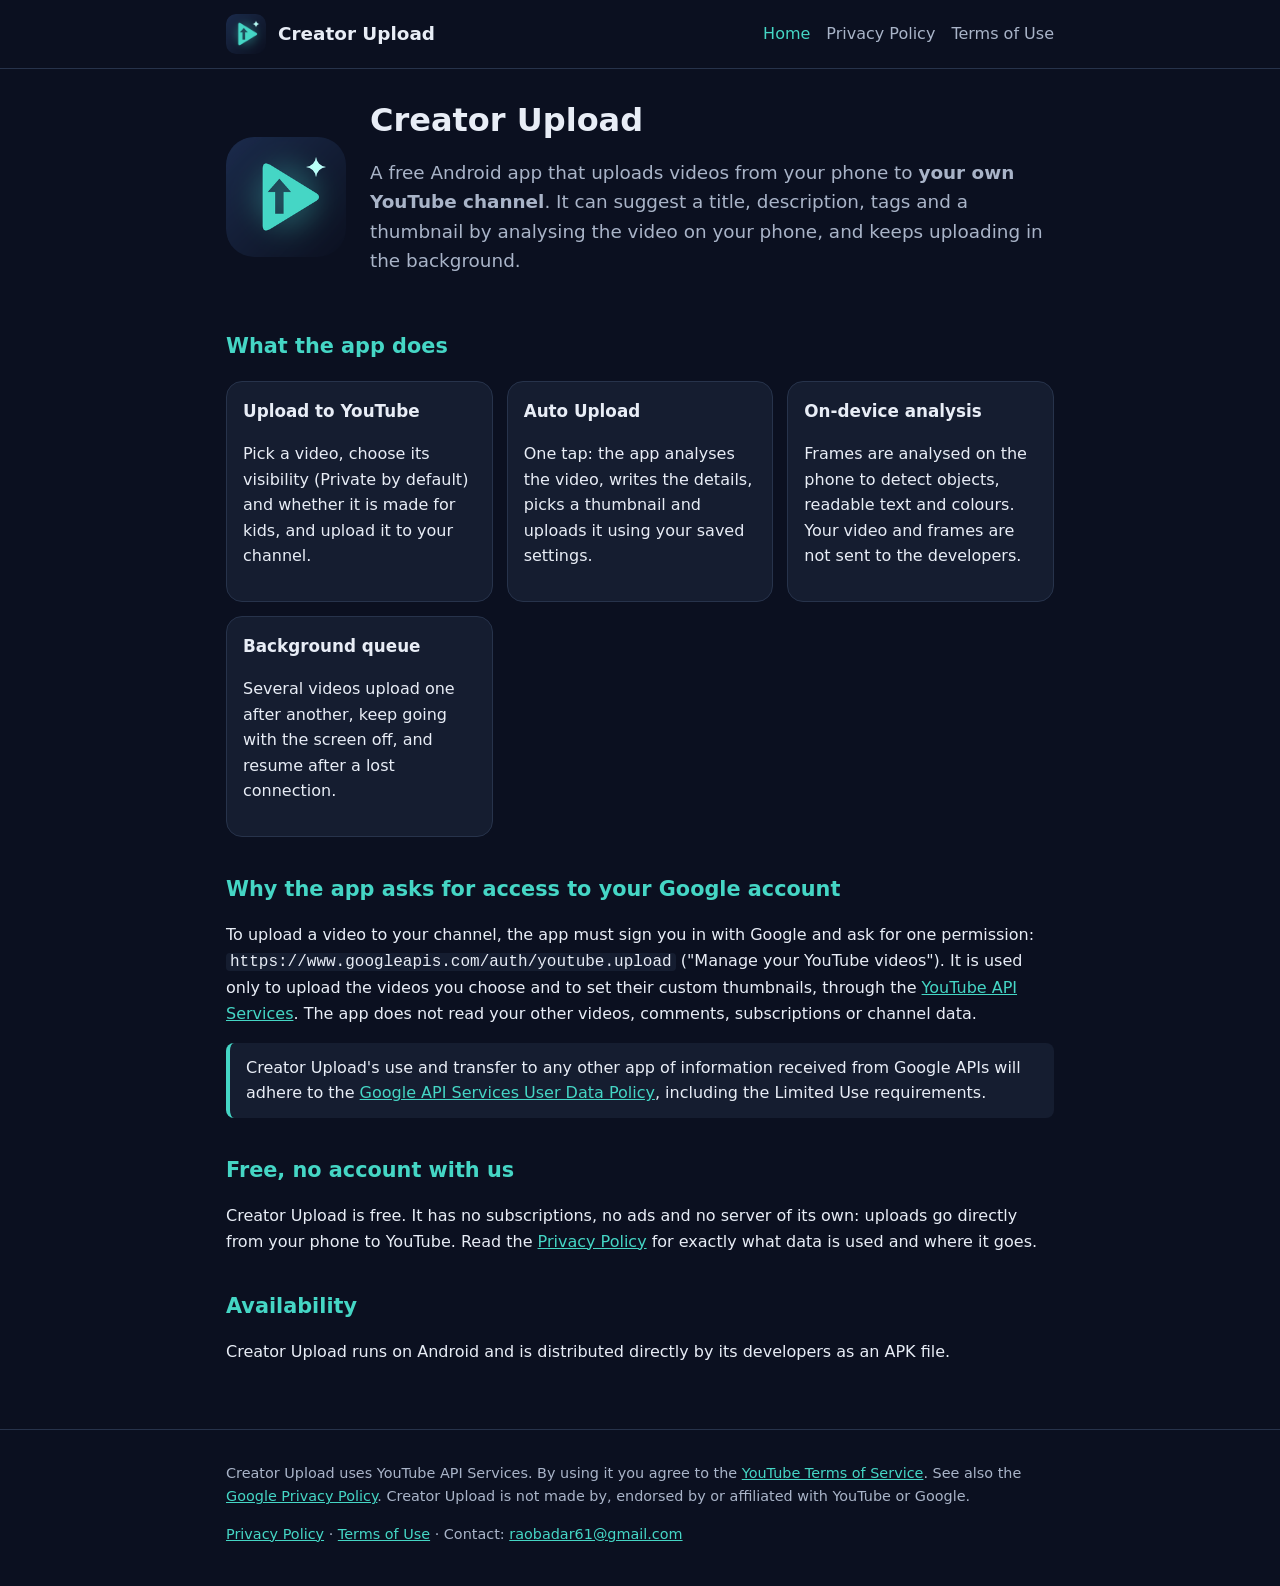
<file: index.html>
<!doctype html>
<html lang="en">
<head>
  <meta charset="utf-8">
  <meta name="viewport" content="width=device-width, initial-scale=1">
  <title>Creator Upload</title>
  <meta name="description" content="Creator Upload is a free Android app that uploads your videos to your own YouTube channel, with titles, descriptions and thumbnails prepared on your phone.">
  <link rel="icon" type="image/png" href="assets/favicon.png">
  <link rel="stylesheet" href="style.css">
</head>
<body>
<a class="skip" href="#main">Skip to content</a>
<header>
  <div class="wrap">
    <img src="assets/icon-192.png" alt="">
    <a class="name" href="index.html">Creator Upload</a>
    <nav>
      <a href="index.html" aria-current="page">Home</a>
      <a href="privacy.html">Privacy Policy</a>
      <a href="terms.html">Terms of Use</a>
    </nav>
  </div>
</header>
<main id="main">
  <div class="wrap">
    <section class="hero">
      <img src="assets/icon-192.png" alt="Creator Upload app icon">
      <div>
        <h1>Creator Upload</h1>
        <p class="lead">A free Android app that uploads videos from your phone to
          <strong>your own YouTube channel</strong>. It can suggest a title,
          description, tags and a thumbnail by analysing the video on your
          phone, and keeps uploading in the background.</p>
      </div>
    </section>

    <h2>What the app does</h2>
    <div class="cards">
      <div class="card"><h3>Upload to YouTube</h3>
        <p>Pick a video, choose its visibility (Private by default) and
          whether it is made for kids, and upload it to your channel.</p></div>
      <div class="card"><h3>Auto Upload</h3>
        <p>One tap: the app analyses the video, writes the details, picks a
          thumbnail and uploads it using your saved settings.</p></div>
      <div class="card"><h3>On-device analysis</h3>
        <p>Frames are analysed on the phone to detect objects, readable text
          and colours. Your video and frames are not sent to the developers.</p></div>
      <div class="card"><h3>Background queue</h3>
        <p>Several videos upload one after another, keep going with the
          screen off, and resume after a lost connection.</p></div>
    </div>

    <h2>Why the app asks for access to your Google account</h2>
    <p>To upload a video to your channel, the app must sign you in with
      Google and ask for one permission:
      <code>https://www.googleapis.com/auth/youtube.upload</code>
      ("Manage your YouTube videos"). It is used only to upload the videos you
      choose and to set their custom thumbnails, through the
      <a href="https://developers.google.com/youtube">YouTube API Services</a>.
      The app does not read your other videos, comments, subscriptions or
      channel data.</p>
    <p class="note">Creator Upload's use and transfer to any other app of
      information received from Google APIs will adhere to the
      <a href="https://developers.google.com/terms/api-services-user-data-policy">Google API Services User Data Policy</a>,
      including the Limited Use requirements.</p>

    <h2>Free, no account with us</h2>
    <p>Creator Upload is free. It has no subscriptions, no ads and no server
      of its own: uploads go directly from your phone to YouTube. Read the
      <a href="privacy.html">Privacy Policy</a> for exactly what data is used
      and where it goes.</p>

    <h2>Availability</h2>
    <p>Creator Upload runs on Android and is distributed directly by its
      developers as an APK file.</p>
  </div>
</main>
<footer>
  <div class="wrap">
    <p>Creator Upload uses YouTube API Services. By using it you agree to the
      <a href="https://www.youtube.com/t/terms">YouTube Terms of Service</a>.
      See also the <a href="https://policies.google.com/privacy">Google Privacy Policy</a>.
      Creator Upload is not made by, endorsed by or affiliated with YouTube or Google.</p>
    <p><a href="privacy.html">Privacy Policy</a> · <a href="terms.html">Terms of Use</a> ·
      Contact: <a href="mailto:raobadar61@gmail.com">raobadar61@gmail.com</a></p>
  </div>
</footer>
</body>
</html>
</file>
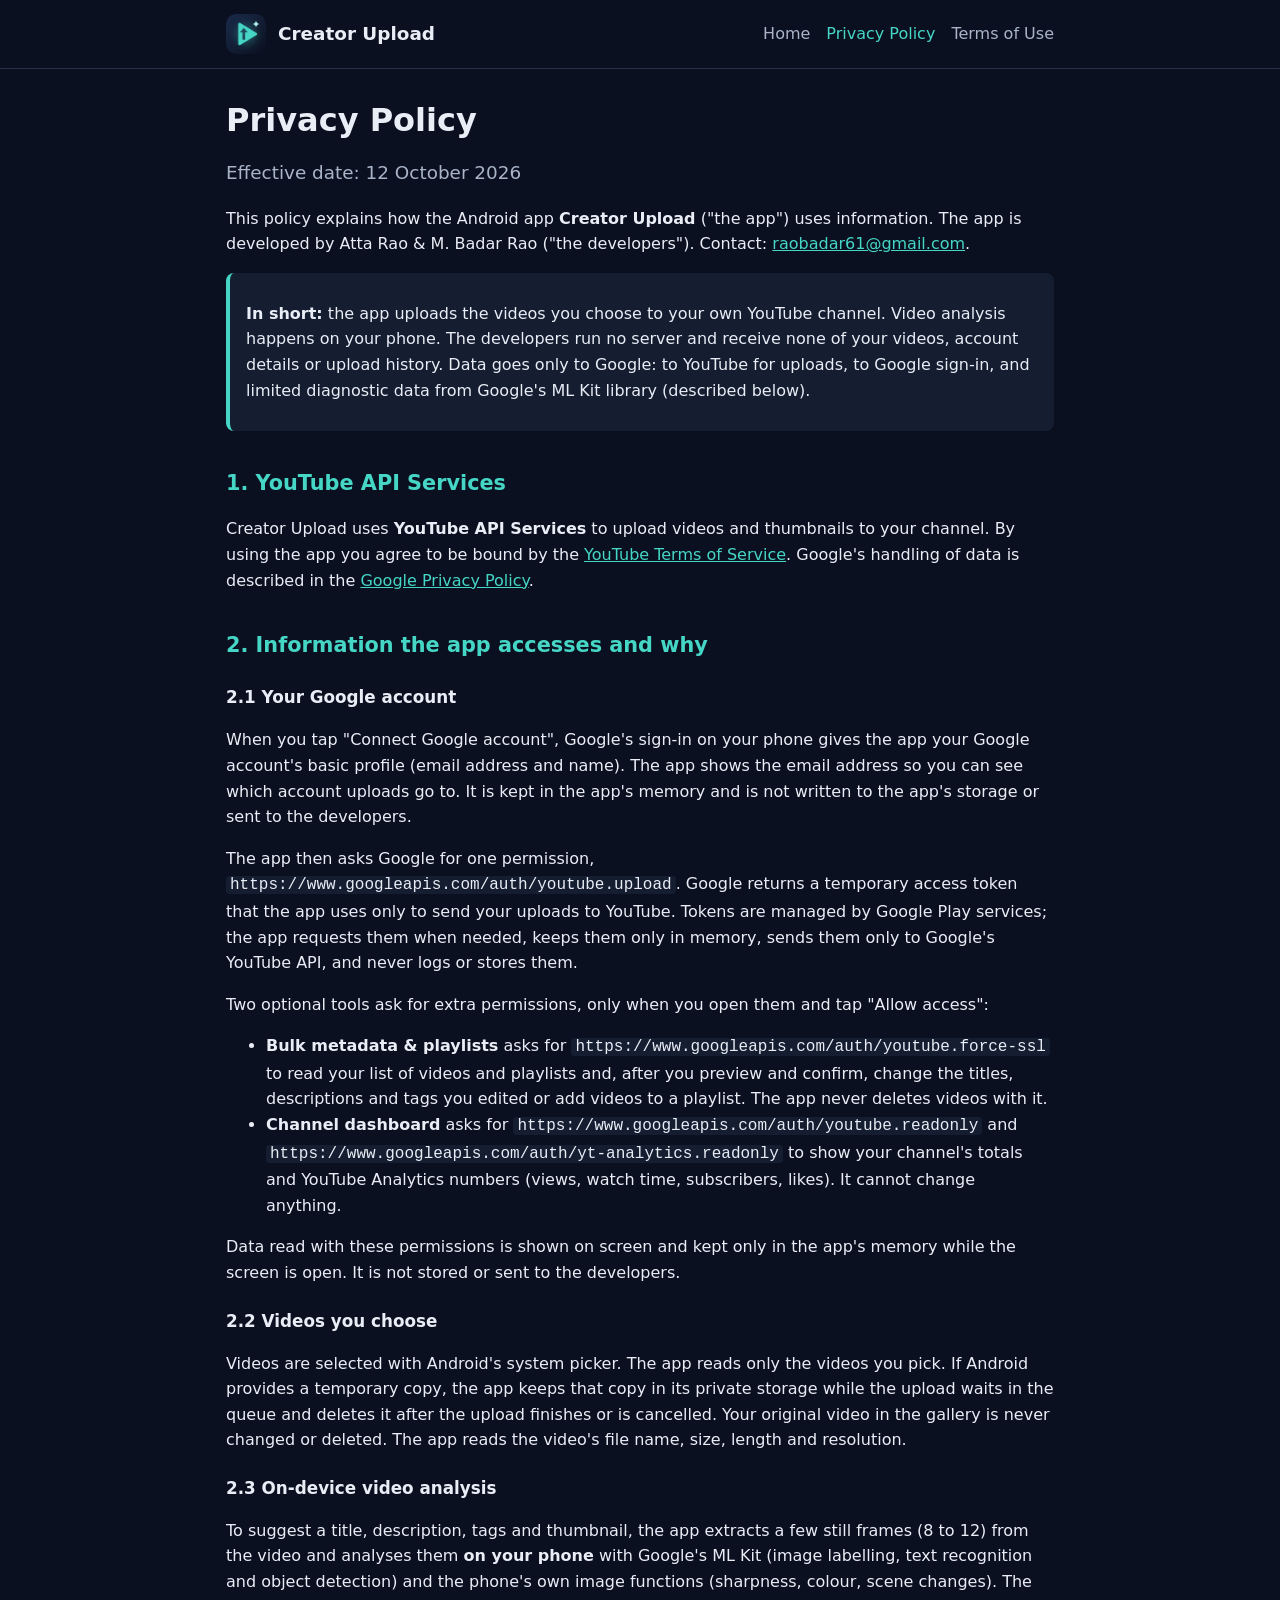
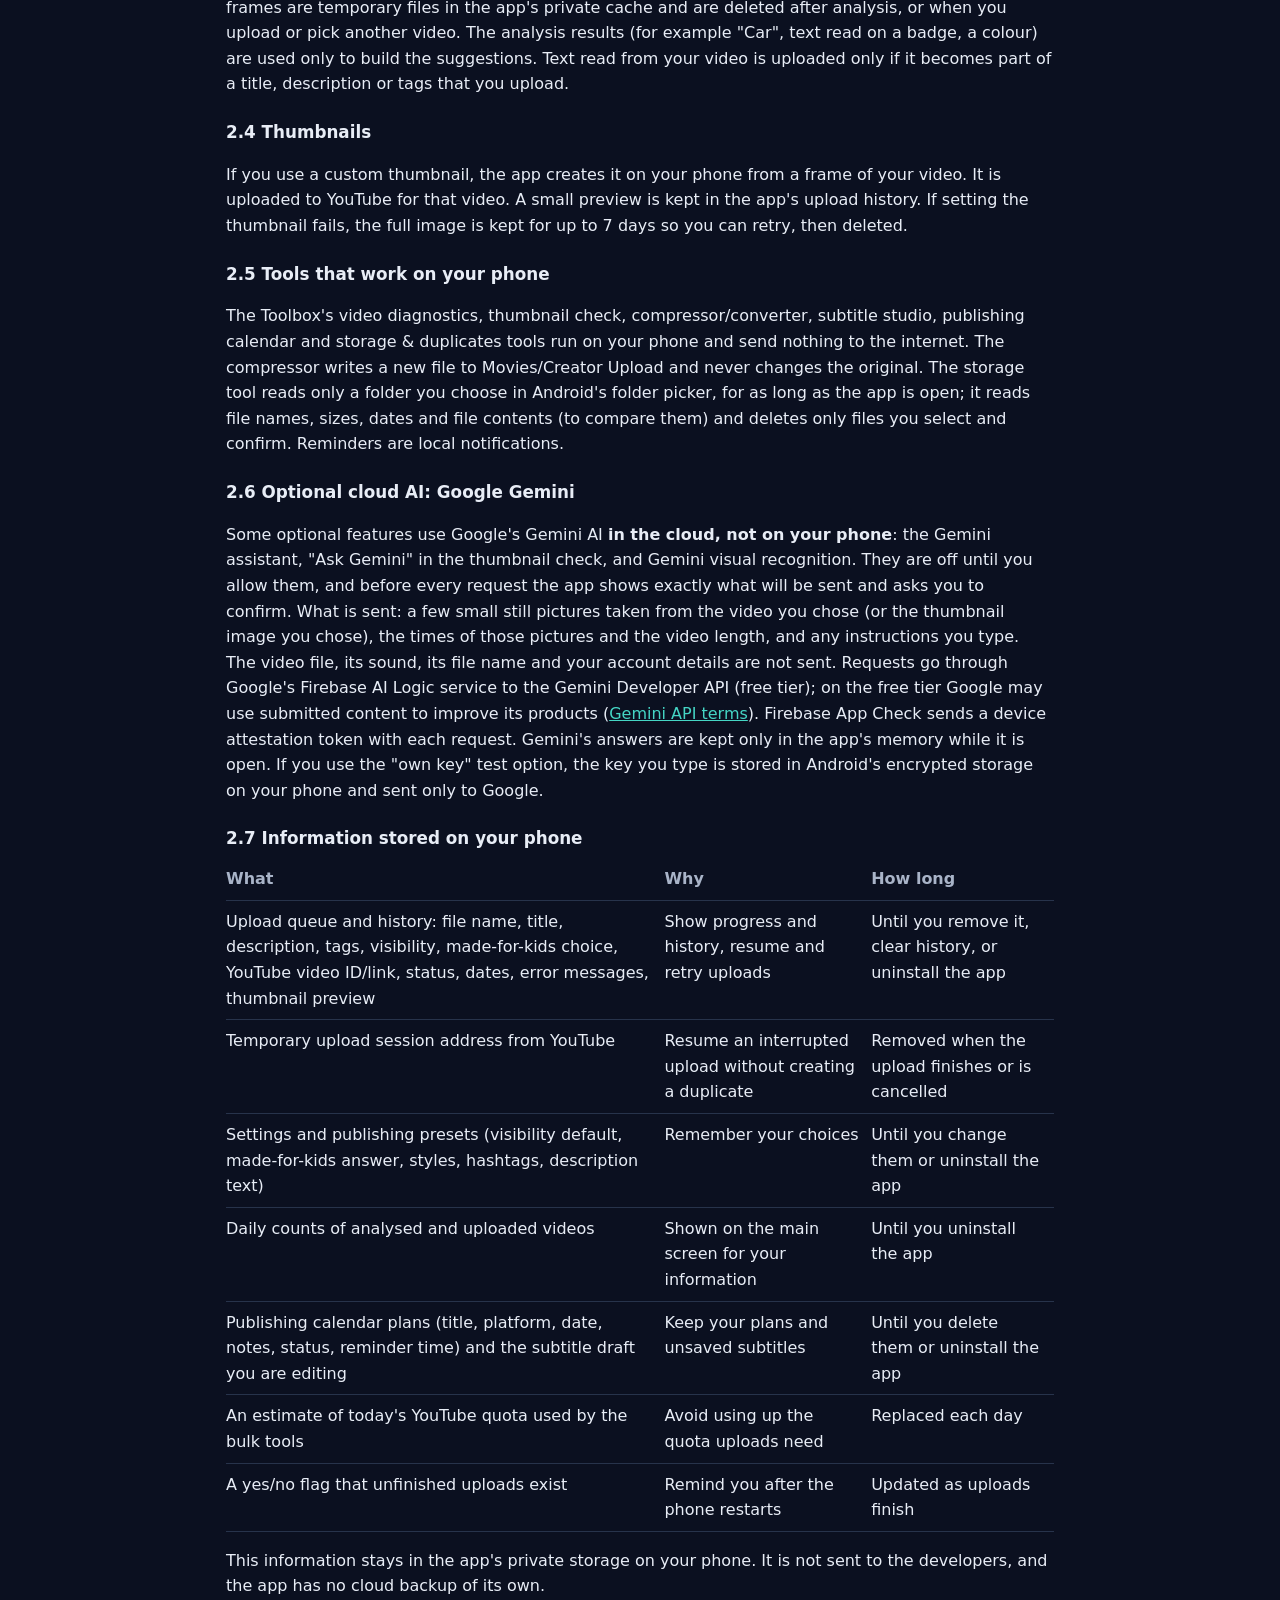
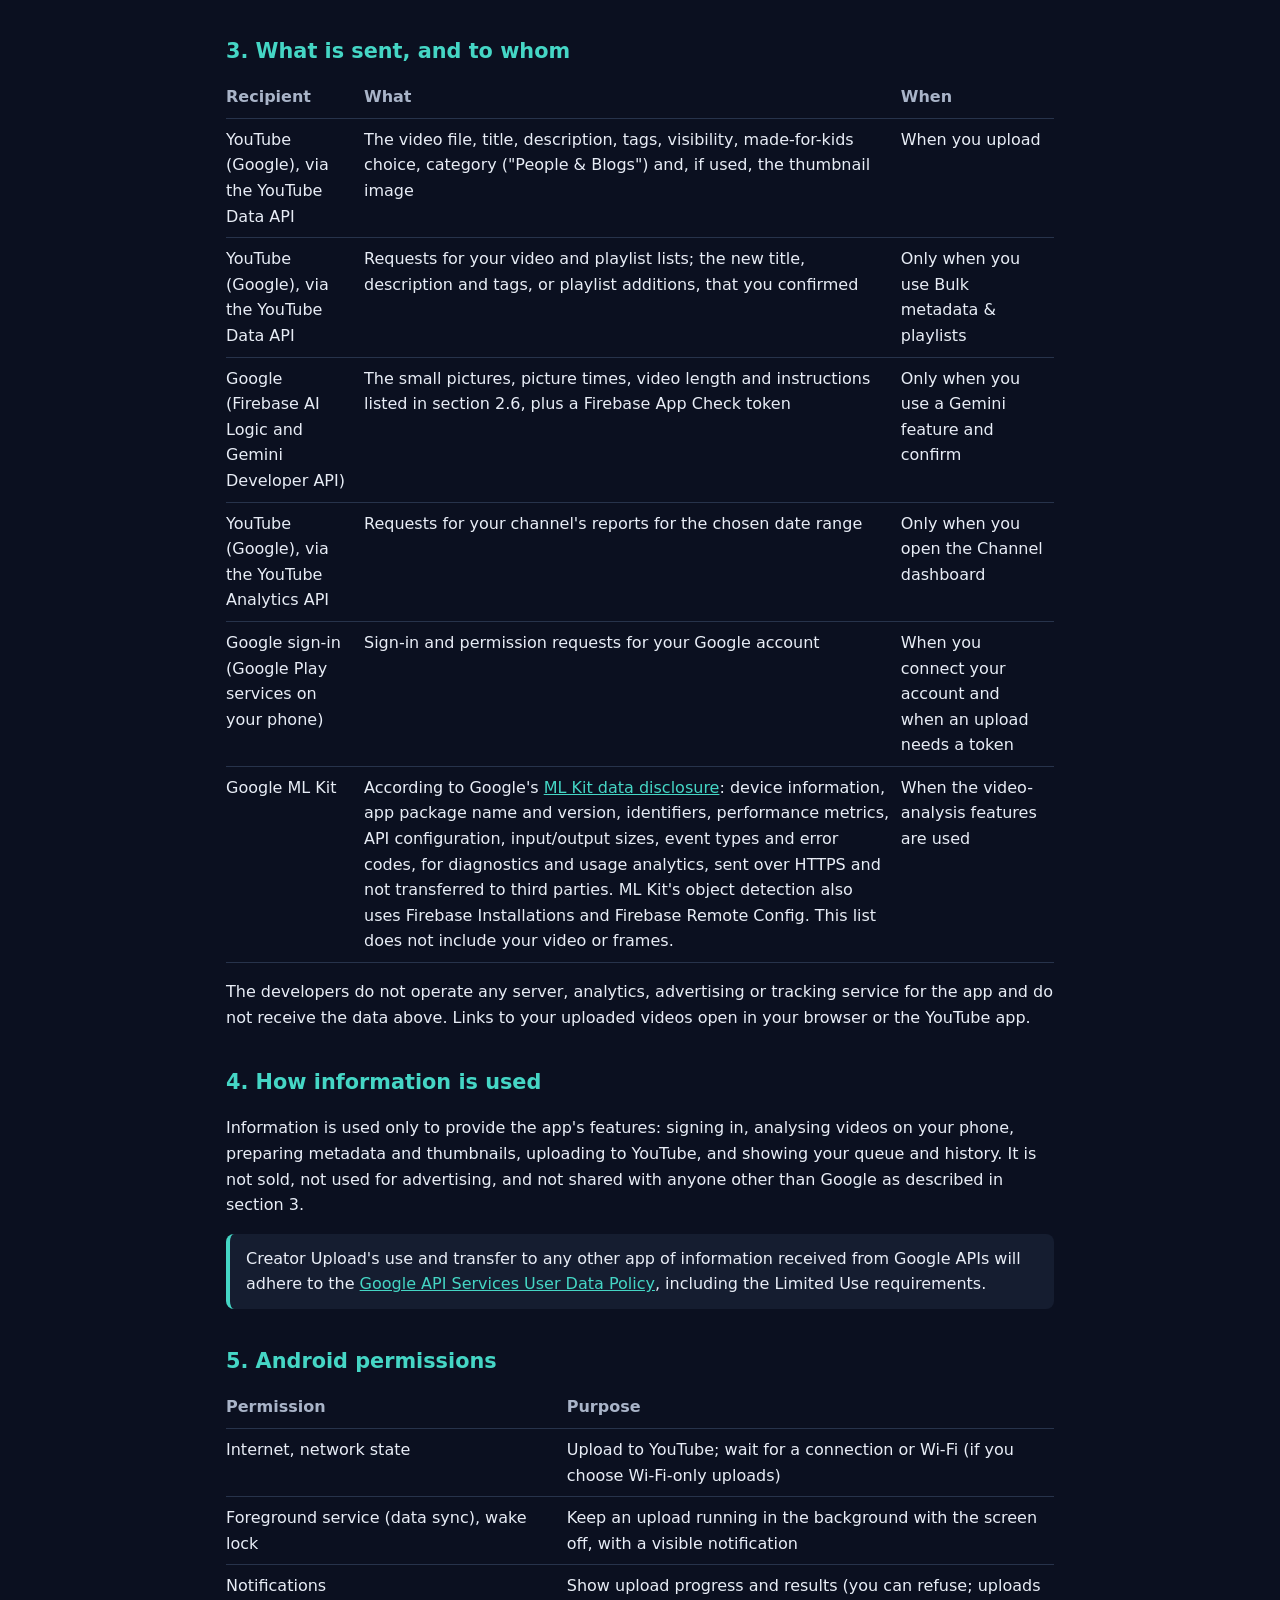
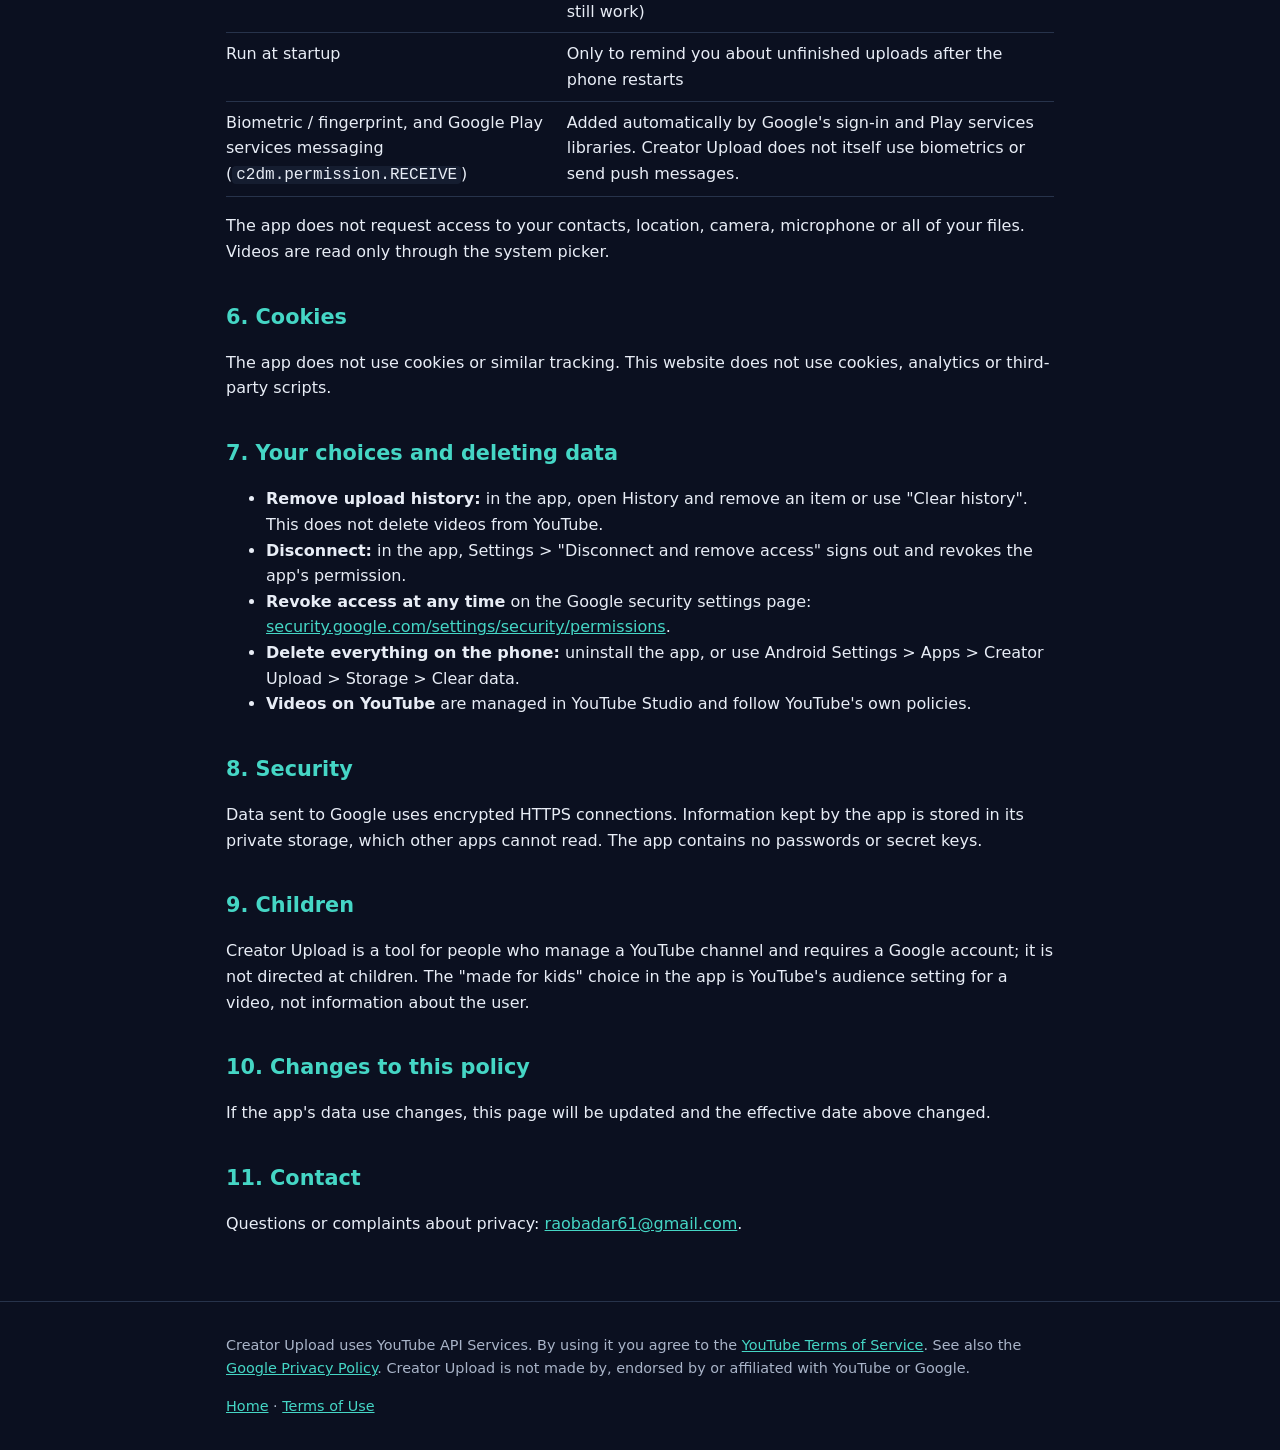
<file: privacy.html>
<!doctype html>
<html lang="en">
<head>
  <meta charset="utf-8">
  <meta name="viewport" content="width=device-width, initial-scale=1">
  <title>Privacy Policy – Creator Upload</title>
  <meta name="description" content="How the Creator Upload Android app uses, stores and shares data.">
  <link rel="icon" type="image/png" href="assets/favicon.png">
  <link rel="stylesheet" href="style.css">
</head>
<body>
<a class="skip" href="#main">Skip to content</a>
<header>
  <div class="wrap">
    <img src="assets/icon-192.png" alt="">
    <a class="name" href="index.html">Creator Upload</a>
    <nav>
      <a href="index.html">Home</a>
      <a href="privacy.html" aria-current="page">Privacy Policy</a>
      <a href="terms.html">Terms of Use</a>
    </nav>
  </div>
</header>
<main id="main">
  <div class="wrap">
    <h1>Privacy Policy</h1>
    <p class="lead">Effective date: 12 October 2026</p>

    <p>This policy explains how the Android app <strong>Creator Upload</strong>
      ("the app") uses information. The app is developed by
      Atta Rao &amp; M. Badar Rao ("the developers"). Contact:
      <a href="mailto:raobadar61@gmail.com">raobadar61@gmail.com</a>.</p>

    <div class="note">
      <p><strong>In short:</strong> the app uploads the videos you choose to
        your own YouTube channel. Video analysis happens on your phone. The
        developers run no server and receive none of your videos, account
        details or upload history. Data goes only to Google: to YouTube for
        uploads, to Google sign-in, and limited diagnostic data from Google's
        ML Kit library (described below).</p>
    </div>

    <h2>1. YouTube API Services</h2>
    <p>Creator Upload uses <strong>YouTube API Services</strong> to upload
      videos and thumbnails to your channel. By using the app you agree to be
      bound by the <a href="https://www.youtube.com/t/terms">YouTube Terms of
      Service</a>. Google's handling of data is described in the
      <a href="https://policies.google.com/privacy">Google Privacy Policy</a>.</p>

    <h2>2. Information the app accesses and why</h2>

    <h3>2.1 Your Google account</h3>
    <p>When you tap "Connect Google account", Google's sign-in on your phone
      gives the app your Google account's basic profile (email address and
      name). The app shows the email address so you can see which account
      uploads go to. It is kept in the app's memory and is not written to the
      app's storage or sent to the developers.</p>
    <p>The app then asks Google for one permission,
      <code>https://www.googleapis.com/auth/youtube.upload</code>. Google
      returns a temporary access token that the app uses only to send your
      uploads to YouTube. Tokens are managed by Google Play services; the app
      requests them when needed, keeps them only in memory, sends them only to
      Google's YouTube API, and never logs or stores them.</p>
    <p>Two optional tools ask for extra permissions, only when you open them
      and tap "Allow access":</p>
    <ul>
      <li><strong>Bulk metadata &amp; playlists</strong> asks for
        <code>https://www.googleapis.com/auth/youtube.force-ssl</code> to read
        your list of videos and playlists and, after you preview and confirm,
        change the titles, descriptions and tags you edited or add videos to
        a playlist. The app never deletes videos with it.</li>
      <li><strong>Channel dashboard</strong> asks for
        <code>https://www.googleapis.com/auth/youtube.readonly</code> and
        <code>https://www.googleapis.com/auth/yt-analytics.readonly</code> to
        show your channel's totals and YouTube Analytics numbers (views, watch
        time, subscribers, likes). It cannot change anything.</li>
    </ul>
    <p>Data read with these permissions is shown on screen and kept only in the
      app's memory while the screen is open. It is not stored or sent to the
      developers.</p>

    <h3>2.2 Videos you choose</h3>
    <p>Videos are selected with Android's system picker. The app reads only
      the videos you pick. If Android provides a temporary copy, the app keeps
      that copy in its private storage while the upload waits in the queue and
      deletes it after the upload finishes or is cancelled. Your original
      video in the gallery is never changed or deleted. The app reads the
      video's file name, size, length and resolution.</p>

    <h3>2.3 On-device video analysis</h3>
    <p>To suggest a title, description, tags and thumbnail, the app extracts a
      few still frames (8 to 12) from the video and analyses them <strong>on
      your phone</strong> with Google's ML Kit (image labelling, text
      recognition and object detection) and the phone's own image functions
      (sharpness, colour, scene changes). The frames are temporary files in
      the app's private cache and are deleted after analysis, or when you
      upload or pick another video. The analysis results (for example
      "Car", text read on a badge, a colour) are used only to build the
      suggestions. Text read from your video is uploaded only if it becomes
      part of a title, description or tags that you upload.</p>

    <h3>2.4 Thumbnails</h3>
    <p>If you use a custom thumbnail, the app creates it on your phone from a
      frame of your video. It is uploaded to YouTube for that video. A small
      preview is kept in the app's upload history. If setting the thumbnail
      fails, the full image is kept for up to 7 days so you can retry, then
      deleted.</p>

    <h3>2.5 Tools that work on your phone</h3>
    <p>The Toolbox's video diagnostics, thumbnail check, compressor/converter,
      subtitle studio, publishing calendar and storage &amp; duplicates tools
      run on your phone and send nothing to the internet. The compressor
      writes a new file to Movies/Creator Upload and never changes the
      original. The storage tool reads only a folder you choose in Android's
      folder picker, for as long as the app is open; it reads file names,
      sizes, dates and file contents (to compare them) and deletes only files
      you select and confirm. Reminders are local notifications.</p>

    <h3>2.6 Optional cloud AI: Google Gemini</h3>
    <p>Some optional features use Google's Gemini AI <strong>in the cloud,
      not on your phone</strong>: the Gemini assistant, "Ask Gemini" in the
      thumbnail check, and Gemini visual recognition. They are off until you
      allow them, and before every request the app shows exactly what will be
      sent and asks you to confirm. What is sent: a few small still pictures
      taken from the video you chose (or the thumbnail image you chose), the
      times of those pictures and the video length, and any instructions you
      type. The video file, its sound, its file name and your account details
      are not sent. Requests go through Google's Firebase AI Logic service to
      the Gemini Developer API (free tier); on the free tier Google may use
      submitted content to improve its products
      (<a href="https://ai.google.dev/gemini-api/terms">Gemini API terms</a>).
      Firebase App Check sends a device attestation token with each request.
      Gemini's answers are kept only in the app's memory while it is open.
      If you use the "own key" test option, the key you type is stored in
      Android's encrypted storage on your phone and sent only to Google.</p>

    <h3>2.7 Information stored on your phone</h3>
    <table>
      <tr><th scope="col">What</th><th scope="col">Why</th><th scope="col">How long</th></tr>
      <tr><td>Upload queue and history: file name, title, description, tags,
        visibility, made-for-kids choice, YouTube video ID/link, status,
        dates, error messages, thumbnail preview</td>
        <td>Show progress and history, resume and retry uploads</td>
        <td>Until you remove it, clear history, or uninstall the app</td></tr>
      <tr><td>Temporary upload session address from YouTube</td>
        <td>Resume an interrupted upload without creating a duplicate</td>
        <td>Removed when the upload finishes or is cancelled</td></tr>
      <tr><td>Settings and publishing presets (visibility default,
        made-for-kids answer, styles, hashtags, description text)</td>
        <td>Remember your choices</td>
        <td>Until you change them or uninstall the app</td></tr>
      <tr><td>Daily counts of analysed and uploaded videos</td>
        <td>Shown on the main screen for your information</td>
        <td>Until you uninstall the app</td></tr>
      <tr><td>Publishing calendar plans (title, platform, date, notes, status,
        reminder time) and the subtitle draft you are editing</td>
        <td>Keep your plans and unsaved subtitles</td>
        <td>Until you delete them or uninstall the app</td></tr>
      <tr><td>An estimate of today's YouTube quota used by the bulk tools</td>
        <td>Avoid using up the quota uploads need</td>
        <td>Replaced each day</td></tr>
      <tr><td>A yes/no flag that unfinished uploads exist</td>
        <td>Remind you after the phone restarts</td>
        <td>Updated as uploads finish</td></tr>
    </table>
    <p>This information stays in the app's private storage on your phone. It
      is not sent to the developers, and the app has no cloud backup of its own.</p>

    <h2>3. What is sent, and to whom</h2>
    <table>
      <tr><th scope="col">Recipient</th><th scope="col">What</th><th scope="col">When</th></tr>
      <tr><td>YouTube (Google), via the YouTube Data API</td>
        <td>The video file, title, description, tags, visibility,
          made-for-kids choice, category ("People &amp; Blogs") and, if used,
          the thumbnail image</td>
        <td>When you upload</td></tr>
      <tr><td>YouTube (Google), via the YouTube Data API</td>
        <td>Requests for your video and playlist lists; the new title,
          description and tags, or playlist additions, that you confirmed</td>
        <td>Only when you use Bulk metadata &amp; playlists</td></tr>
      <tr><td>Google (Firebase AI Logic and Gemini Developer API)</td>
        <td>The small pictures, picture times, video length and instructions
          listed in section 2.6, plus a Firebase App Check token</td>
        <td>Only when you use a Gemini feature and confirm</td></tr>
      <tr><td>YouTube (Google), via the YouTube Analytics API</td>
        <td>Requests for your channel's reports for the chosen date range</td>
        <td>Only when you open the Channel dashboard</td></tr>
      <tr><td>Google sign-in (Google Play services on your phone)</td>
        <td>Sign-in and permission requests for your Google account</td>
        <td>When you connect your account and when an upload needs a token</td></tr>
      <tr><td>Google ML Kit</td>
        <td>According to Google's
          <a href="https://developers.google.com/ml-kit/android-data-disclosure">ML Kit data disclosure</a>:
          device information, app package name and version, identifiers,
          performance metrics, API configuration, input/output sizes, event
          types and error codes, for diagnostics and usage analytics, sent
          over HTTPS and not transferred to third parties. ML Kit's object
          detection also uses Firebase Installations and Firebase Remote
          Config. This list does not include your video or frames.</td>
        <td>When the video-analysis features are used</td></tr>
    </table>
    <p>The developers do not operate any server, analytics, advertising or
      tracking service for the app and do not receive the data above.
      Links to your uploaded videos open in your browser or the YouTube app.</p>

    <h2>4. How information is used</h2>
    <p>Information is used only to provide the app's features: signing in,
      analysing videos on your phone, preparing metadata and thumbnails,
      uploading to YouTube, and showing your queue and history. It is not
      sold, not used for advertising, and not shared with anyone other than
      Google as described in section 3.</p>
    <p class="note">Creator Upload's use and transfer to any other app of
      information received from Google APIs will adhere to the
      <a href="https://developers.google.com/terms/api-services-user-data-policy">Google API Services User Data Policy</a>,
      including the Limited Use requirements.</p>

    <h2>5. Android permissions</h2>
    <table>
      <tr><th scope="col">Permission</th><th scope="col">Purpose</th></tr>
      <tr><td>Internet, network state</td><td>Upload to YouTube; wait for a
        connection or Wi-Fi (if you choose Wi-Fi-only uploads)</td></tr>
      <tr><td>Foreground service (data sync), wake lock</td><td>Keep an upload
        running in the background with the screen off, with a visible
        notification</td></tr>
      <tr><td>Notifications</td><td>Show upload progress and results (you can
        refuse; uploads still work)</td></tr>
      <tr><td>Run at startup</td><td>Only to remind you about unfinished
        uploads after the phone restarts</td></tr>
      <tr><td>Biometric / fingerprint, and Google Play services messaging
        (<code>c2dm.permission.RECEIVE</code>)</td><td>Added automatically by
        Google's sign-in and Play services libraries. Creator Upload does not
        itself use biometrics or send push messages.</td></tr>
    </table>
    <p>The app does not request access to your contacts, location, camera,
      microphone or all of your files. Videos are read only through the
      system picker.</p>

    <h2>6. Cookies</h2>
    <p>The app does not use cookies or similar tracking. This website does not
      use cookies, analytics or third-party scripts.</p>

    <h2>7. Your choices and deleting data</h2>
    <ul>
      <li><strong>Remove upload history:</strong> in the app, open History and
        remove an item or use "Clear history". This does not delete videos
        from YouTube.</li>
      <li><strong>Disconnect:</strong> in the app, Settings &gt; "Disconnect
        and remove access" signs out and revokes the app's permission.</li>
      <li><strong>Revoke access at any time</strong> on the Google security
        settings page:
        <a href="https://security.google.com/settings/security/permissions">security.google.com/settings/security/permissions</a>.</li>
      <li><strong>Delete everything on the phone:</strong> uninstall the app,
        or use Android Settings &gt; Apps &gt; Creator Upload &gt; Storage &gt;
        Clear data.</li>
      <li><strong>Videos on YouTube</strong> are managed in YouTube Studio and
        follow YouTube's own policies.</li>
    </ul>

    <h2>8. Security</h2>
    <p>Data sent to Google uses encrypted HTTPS connections. Information kept
      by the app is stored in its private storage, which other apps cannot
      read. The app contains no passwords or secret keys.</p>

    <h2>9. Children</h2>
    <p>Creator Upload is a tool for people who manage a YouTube channel and
      requires a Google account; it is not directed at children. The
      "made for kids" choice in the app is YouTube's audience setting for a
      video, not information about the user.</p>

    <h2>10. Changes to this policy</h2>
    <p>If the app's data use changes, this page will be updated and the
      effective date above changed.</p>

    <h2>11. Contact</h2>
    <p>Questions or complaints about privacy:
      <a href="mailto:raobadar61@gmail.com">raobadar61@gmail.com</a>.</p>
  </div>
</main>
<footer>
  <div class="wrap">
    <p>Creator Upload uses YouTube API Services. By using it you agree to the
      <a href="https://www.youtube.com/t/terms">YouTube Terms of Service</a>.
      See also the <a href="https://policies.google.com/privacy">Google Privacy Policy</a>.
      Creator Upload is not made by, endorsed by or affiliated with YouTube or Google.</p>
    <p><a href="index.html">Home</a> · <a href="terms.html">Terms of Use</a></p>
  </div>
</footer>
</body>
</html>
</file>
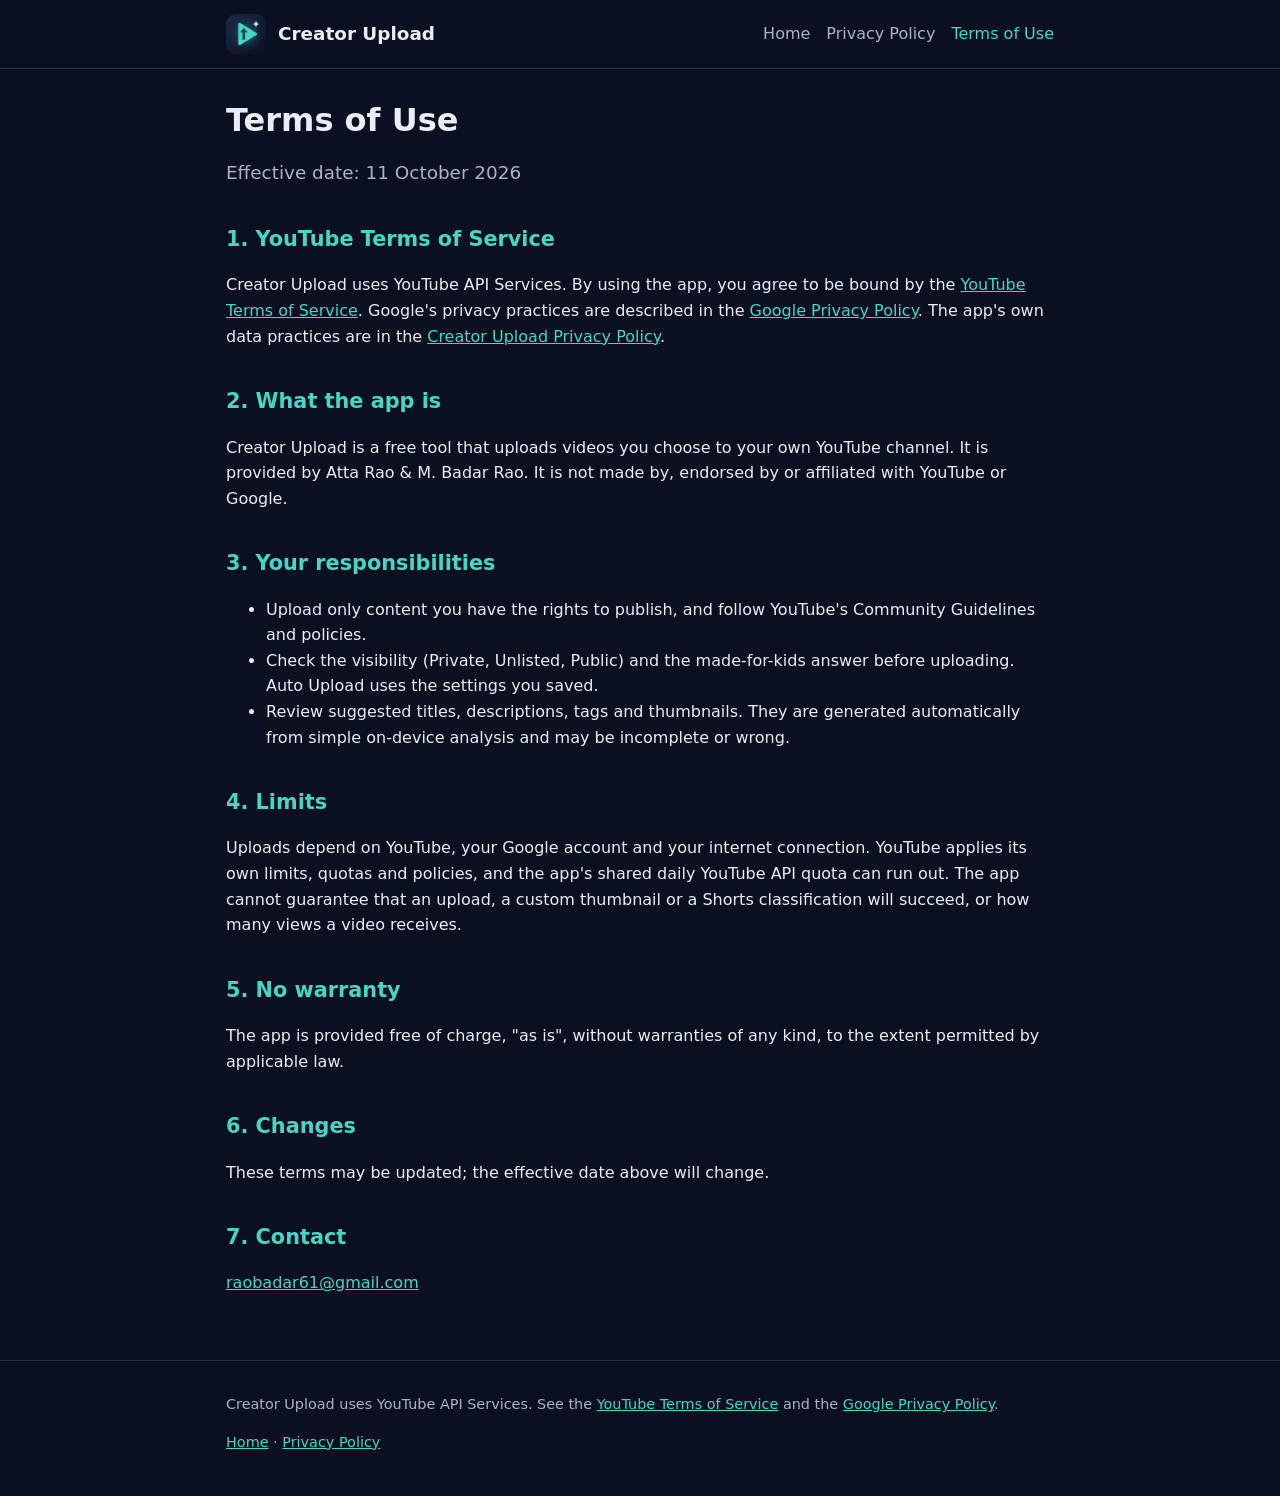
<file: terms.html>
<!doctype html>
<html lang="en">
<head>
  <meta charset="utf-8">
  <meta name="viewport" content="width=device-width, initial-scale=1">
  <title>Terms of Use – Creator Upload</title>
  <meta name="description" content="Terms of use for the Creator Upload Android app.">
  <link rel="icon" type="image/png" href="assets/favicon.png">
  <link rel="stylesheet" href="style.css">
</head>
<body>
<a class="skip" href="#main">Skip to content</a>
<header>
  <div class="wrap">
    <img src="assets/icon-192.png" alt="">
    <a class="name" href="index.html">Creator Upload</a>
    <nav>
      <a href="index.html">Home</a>
      <a href="privacy.html">Privacy Policy</a>
      <a href="terms.html" aria-current="page">Terms of Use</a>
    </nav>
  </div>
</header>
<main id="main">
  <div class="wrap">
    <h1>Terms of Use</h1>
    <p class="lead">Effective date: 11 October 2026</p>

    <h2>1. YouTube Terms of Service</h2>
    <p>Creator Upload uses YouTube API Services. By using the app, you agree
      to be bound by the
      <a href="https://www.youtube.com/t/terms">YouTube Terms of Service</a>.
      Google's privacy practices are described in the
      <a href="https://policies.google.com/privacy">Google Privacy Policy</a>.
      The app's own data practices are in the
      <a href="privacy.html">Creator Upload Privacy Policy</a>.</p>

    <h2>2. What the app is</h2>
    <p>Creator Upload is a free tool that uploads videos you choose to your
      own YouTube channel. It is provided by Atta Rao &amp; M. Badar Rao. It is not
      made by, endorsed by or affiliated with YouTube or Google.</p>

    <h2>3. Your responsibilities</h2>
    <ul>
      <li>Upload only content you have the rights to publish, and follow
        YouTube's Community Guidelines and policies.</li>
      <li>Check the visibility (Private, Unlisted, Public) and the
        made-for-kids answer before uploading. Auto Upload uses the settings
        you saved.</li>
      <li>Review suggested titles, descriptions, tags and thumbnails. They are
        generated automatically from simple on-device analysis and may be
        incomplete or wrong.</li>
    </ul>

    <h2>4. Limits</h2>
    <p>Uploads depend on YouTube, your Google account and your internet
      connection. YouTube applies its own limits, quotas and policies, and the
      app's shared daily YouTube API quota can run out. The app cannot
      guarantee that an upload, a custom thumbnail or a Shorts classification
      will succeed, or how many views a video receives.</p>

    <h2>5. No warranty</h2>
    <p>The app is provided free of charge, "as is", without warranties of any
      kind, to the extent permitted by applicable law.</p>

    <h2>6. Changes</h2>
    <p>These terms may be updated; the effective date above will change.</p>

    <h2>7. Contact</h2>
    <p><a href="mailto:raobadar61@gmail.com">raobadar61@gmail.com</a></p>
  </div>
</main>
<footer>
  <div class="wrap">
    <p>Creator Upload uses YouTube API Services. See the
      <a href="https://www.youtube.com/t/terms">YouTube Terms of Service</a> and the
      <a href="https://policies.google.com/privacy">Google Privacy Policy</a>.</p>
    <p><a href="index.html">Home</a> · <a href="privacy.html">Privacy Policy</a></p>
  </div>
</footer>
</body>
</html>
</file>
<file: style.css>
/* Creator Upload website. No external fonts, scripts, cookies or trackers. */
:root {
  --navy: #0b1020;
  --card: #151d30;
  --border: #27334b;
  --teal: #45d6c5;
  --text: #e8edf6;
  --muted: #a9b4c8;
}
* { box-sizing: border-box; }
html { -webkit-text-size-adjust: 100%; }
body {
  margin: 0;
  background: var(--navy);
  color: var(--text);
  font: 16px/1.6 system-ui, -apple-system, "Segoe UI", Roboto, sans-serif;
}
a { color: var(--teal); }
a:focus-visible { outline: 2px solid var(--teal); outline-offset: 2px; }
.wrap { max-width: 860px; margin: 0 auto; padding: 0 16px; }
header { border-bottom: 1px solid var(--border); }
header .wrap { display: flex; align-items: center; gap: 12px; padding-top: 14px; padding-bottom: 14px; flex-wrap: wrap; }
header img { width: 40px; height: 40px; border-radius: 10px; }
header .name { font-weight: 700; font-size: 1.15rem; color: var(--text); text-decoration: none; }
nav { margin-left: auto; display: flex; gap: 16px; flex-wrap: wrap; }
nav a { text-decoration: none; color: var(--muted); }
nav a[aria-current="page"], nav a:hover { color: var(--teal); }
main { padding: 32px 0 48px; }
h1 { font-size: 2rem; line-height: 1.2; margin: 0 0 12px; }
h2 { font-size: 1.3rem; margin: 36px 0 8px; color: var(--teal); }
h3 { font-size: 1.05rem; margin: 22px 0 6px; }
.lead { font-size: 1.15rem; color: var(--muted); }
.hero { display: flex; gap: 24px; align-items: center; flex-wrap: wrap; }
.hero img { width: 120px; height: 120px; border-radius: 28px; }
.hero div { flex: 1 1 280px; }
.cards { display: grid; grid-template-columns: repeat(auto-fit, minmax(220px, 1fr)); gap: 14px; margin-top: 18px; }
.card { background: var(--card); border: 1px solid var(--border); border-radius: 16px; padding: 16px; }
.card h3 { margin-top: 0; }
.note { background: var(--card); border-left: 4px solid var(--teal); border-radius: 8px; padding: 12px 16px; }
table { border-collapse: collapse; width: 100%; display: block; overflow-x: auto; }
th, td { text-align: left; vertical-align: top; border-bottom: 1px solid var(--border); padding: 8px 10px 8px 0; }
th { color: var(--muted); font-weight: 600; }
code { background: var(--card); border-radius: 4px; padding: 0 4px; word-break: break-word; }
footer { border-top: 1px solid var(--border); color: var(--muted); font-size: 0.9rem; }
footer .wrap { padding-top: 18px; padding-bottom: 28px; }
.skip { position: absolute; left: -9999px; top: 0; background: var(--teal); color: var(--navy); padding: 8px 12px; border-radius: 0 0 8px 0; }
.skip:focus { left: 0; }
</file>
